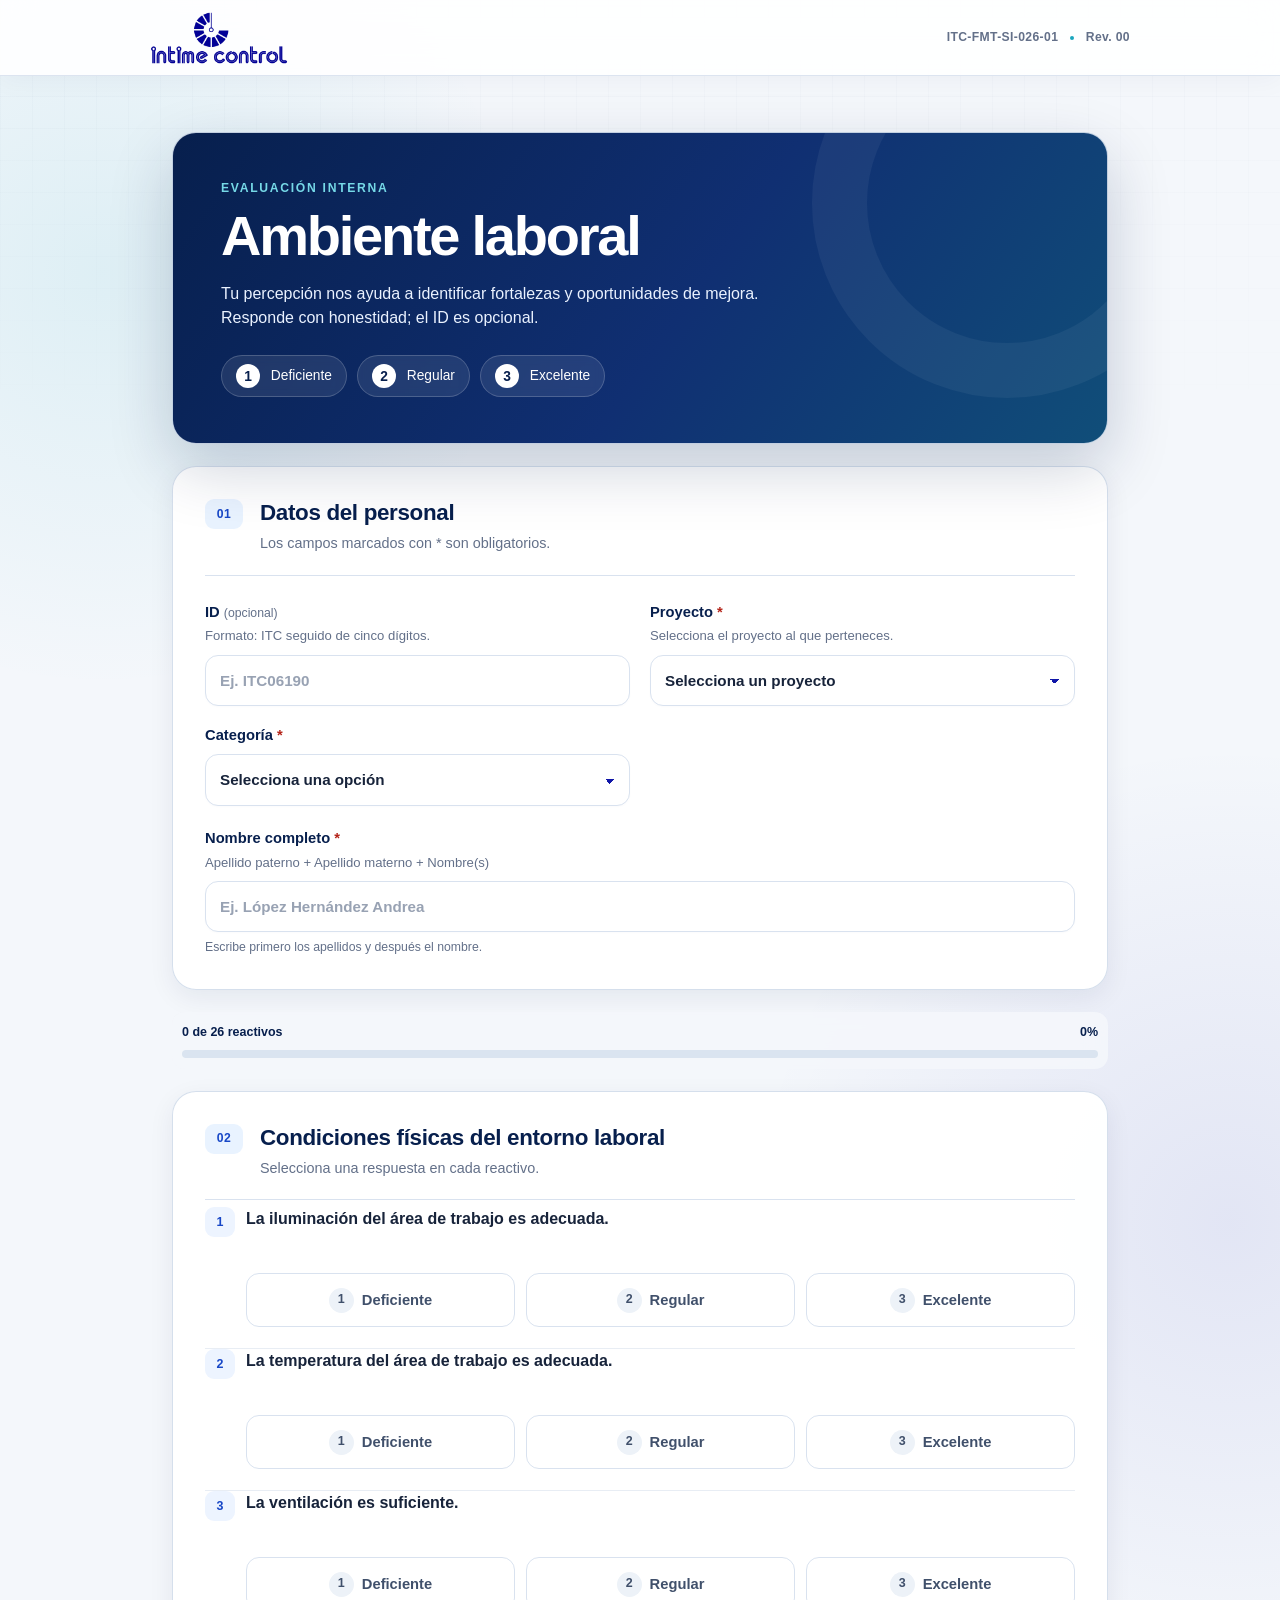
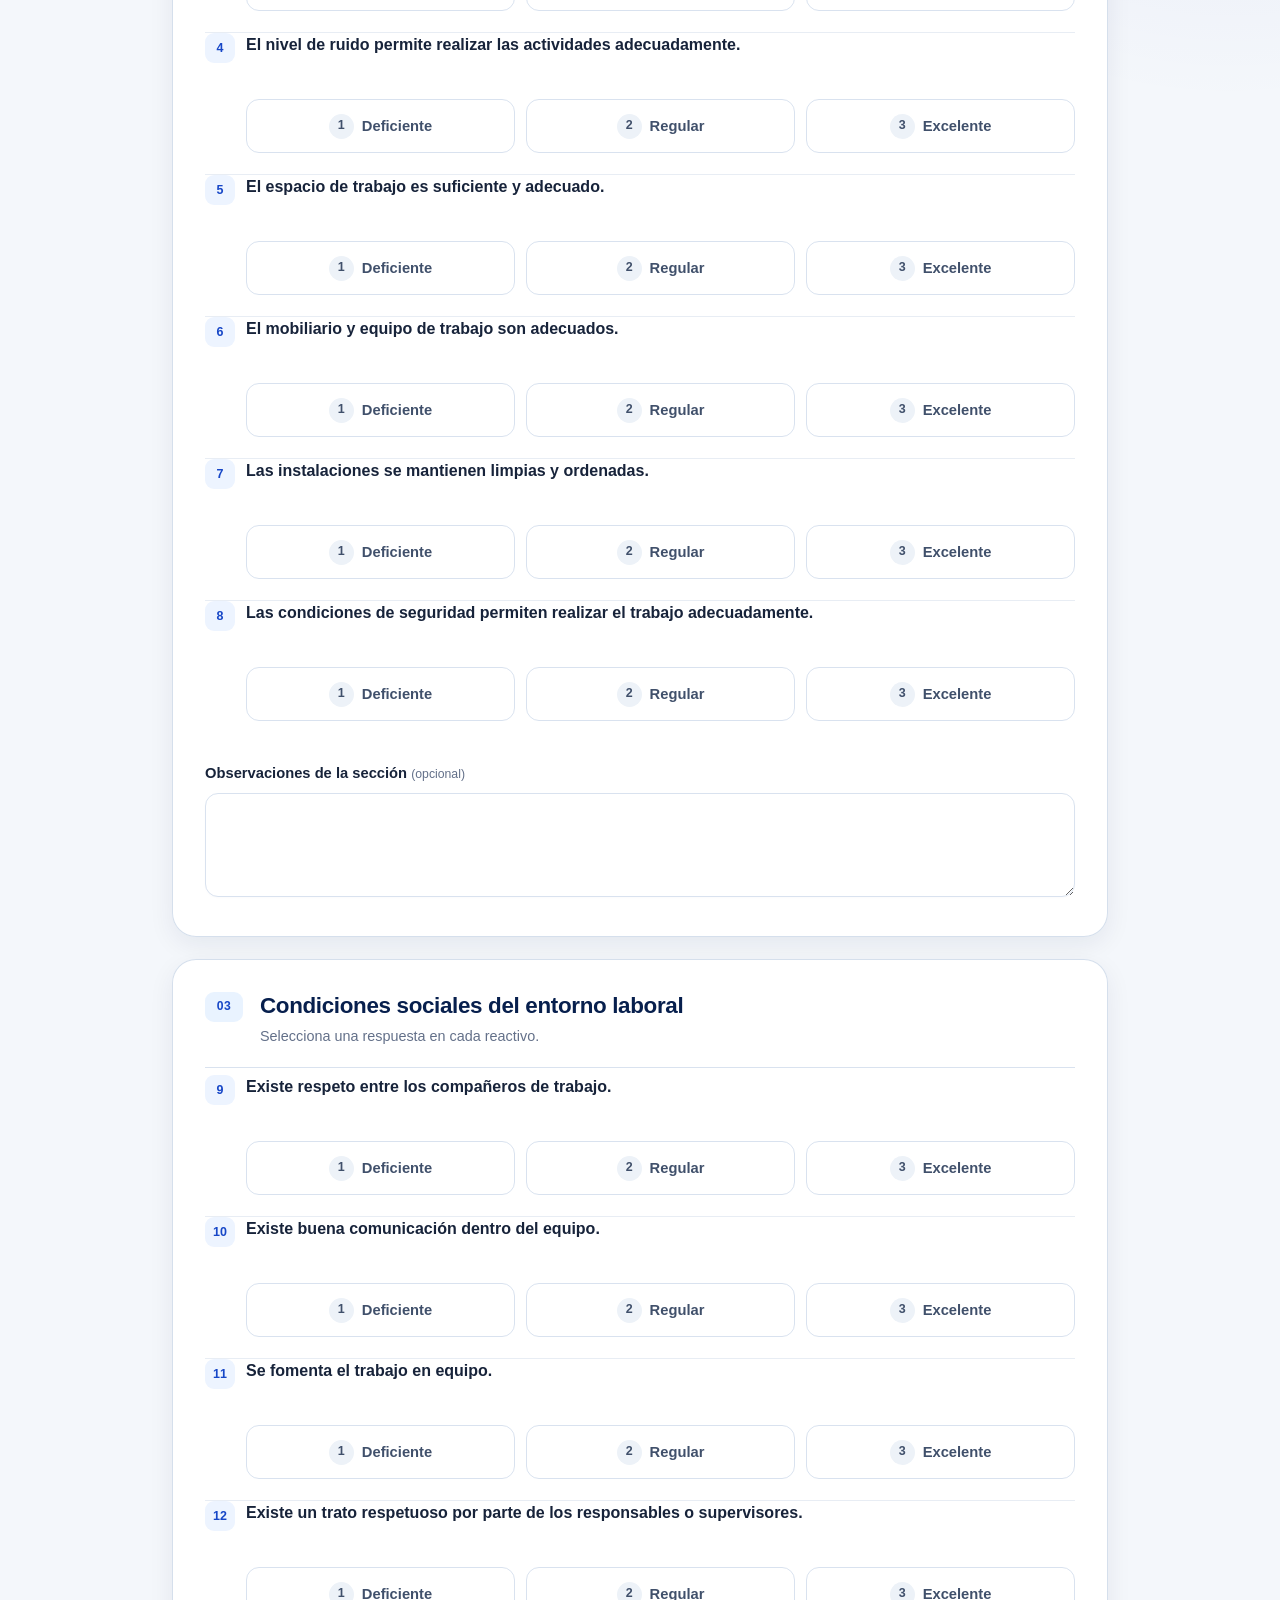
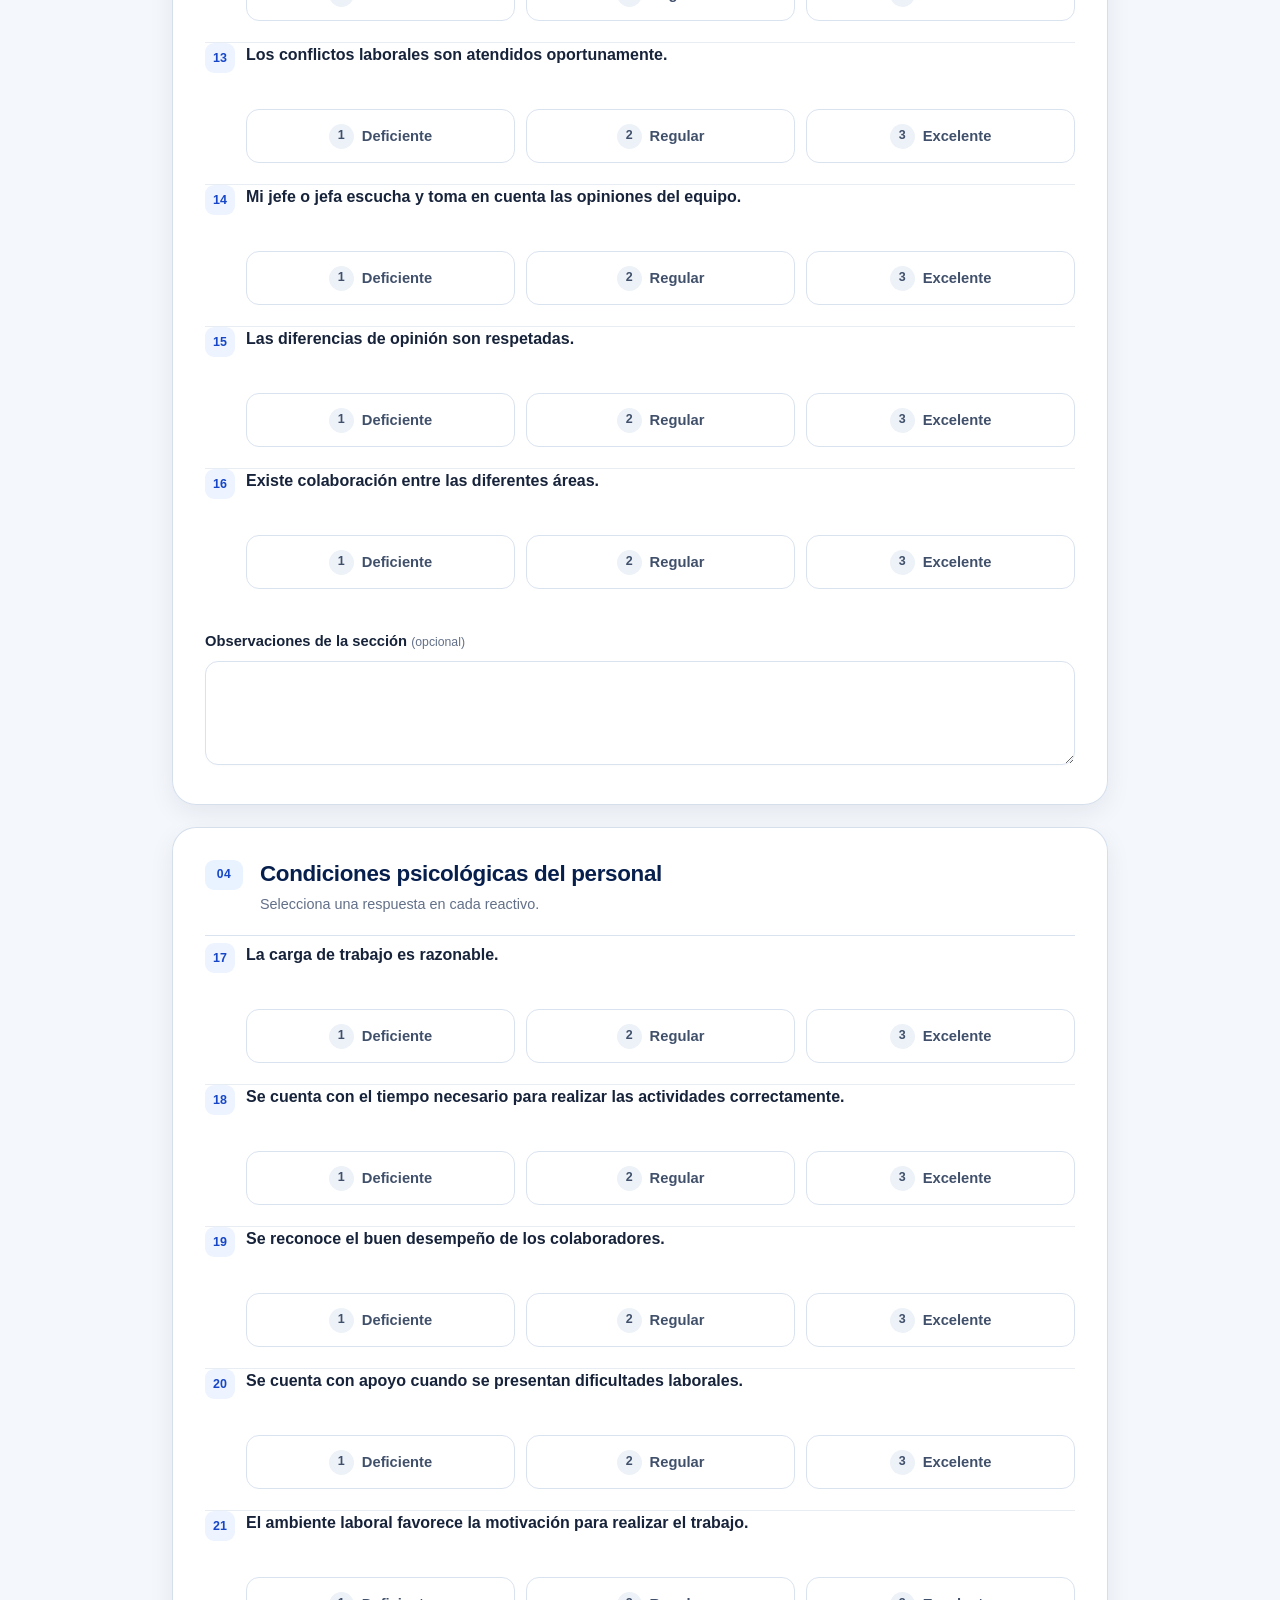
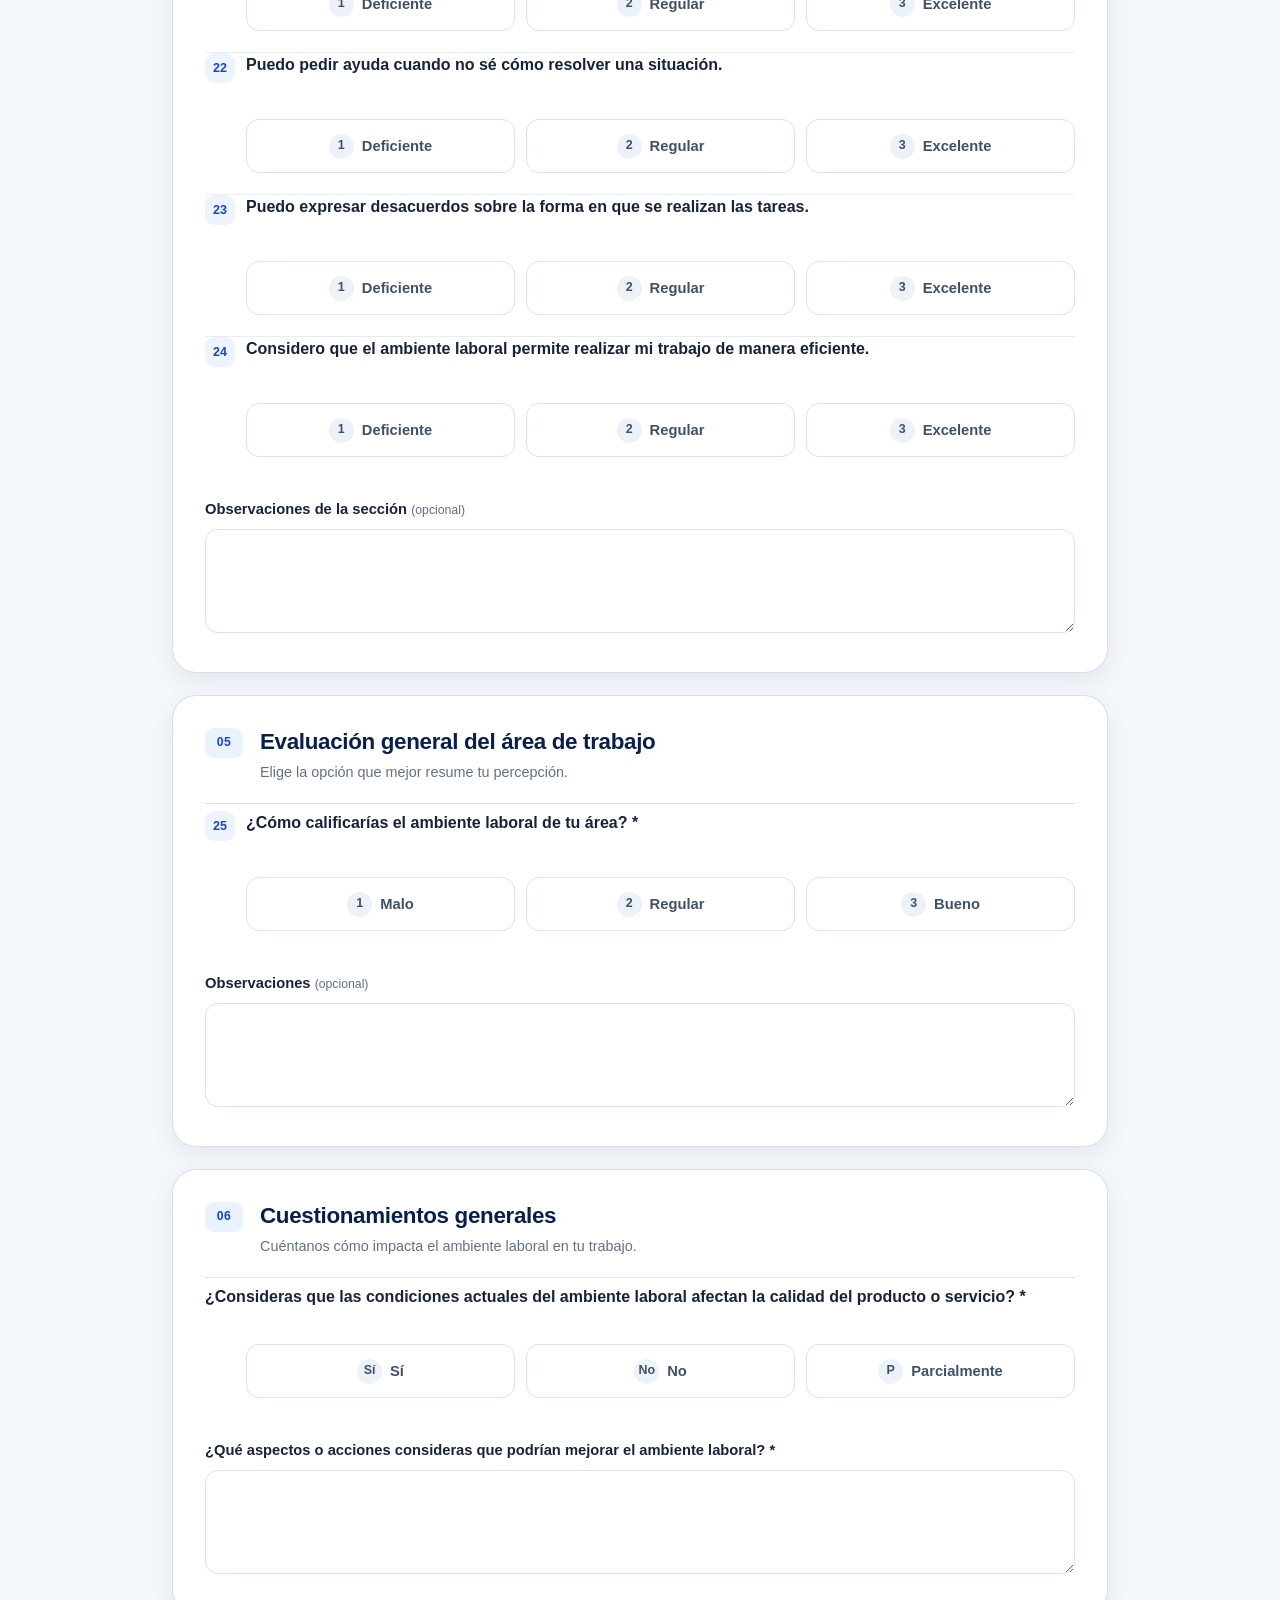
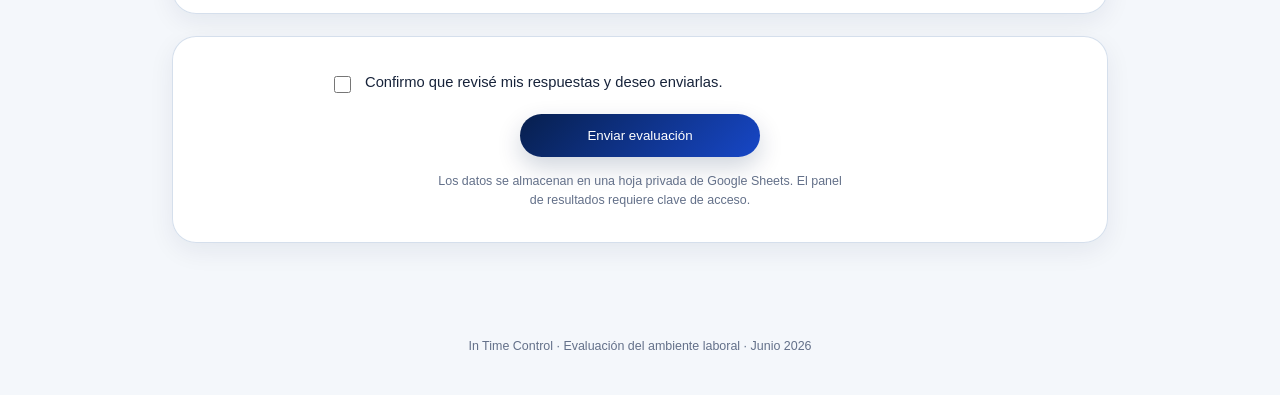
<file: index.html>
<!doctype html>
<html lang="es">
<head>
  <meta charset="utf-8">
  <meta name="viewport" content="width=device-width,initial-scale=1">
  <meta name="theme-color" content="#0b2d68">
  <title>Evaluación del ambiente laboral</title>
  <link rel="icon" type="image/png" href="assets/clock-icon.png?v=20261007-2">
  <link rel="stylesheet" href="styles.css?v=20261009-1">
</head>
<body>
  <div class="page-loader hidden" id="page-loader" role="status" aria-live="polite"><div class="clock-loader" aria-hidden="true"><img src="assets/clock-icon.png?v=20261007-2" width="88" height="88" alt=""><i></i></div><span>Guardando tu evaluación…</span></div>
  <header class="topbar"><a class="brand" href="./" aria-label="Inicio"><img src="assets/intime-logo.png?v=20261007-2" width="188" height="52" alt="In Time Control"></a><span class="doc-code">ITC-FMT-SI-026-01 <i></i> Rev. 00</span></header>
  <main class="shell">
    <section class="hero card">
      <p class="eyebrow">Evaluación interna</p>
      <h1>Ambiente laboral</h1>
      <p>Tu percepción nos ayuda a identificar fortalezas y oportunidades de mejora. Responde con honestidad; el ID es opcional.</p>
      <div class="scale-note"><span><b>1</b> Deficiente</span><span><b>2</b> Regular</span><span><b>3</b> Excelente</span></div>
    </section>

    <form id="survey" novalidate>
      <section class="card" id="person-section">
        <div class="section-heading"><span>01</span><div><h2>Datos del personal</h2><p>Los campos marcados con * son obligatorios.</p></div></div>
        <div class="form-grid">
          <label><span class="field-label">ID <small>(opcional)</small></span><span class="field-help">Formato: ITC seguido de cinco dígitos.</span><input id="employee-id" name="employeeId" type="text" autocomplete="off" maxlength="8" pattern="ITC[0-9]{5}" title="Escribe el ID con el formato ITC06190" placeholder="Ej. ITC06190"></label>
          <label><span class="field-label">Proyecto <em>*</em></span><span class="field-help">Selecciona el proyecto al que perteneces.</span><select id="project" name="project" required><option value="">Selecciona un proyecto</option></select></label>
          <label><span class="field-label">Categoría <em>*</em></span><select id="category" name="category" required><option value="">Selecciona una opción</option></select></label>
          <label class="wide name-field"><span class="field-label">Nombre completo <em>*</em></span><span class="field-help">Apellido paterno + Apellido materno + Nombre(s)</span><input id="full-name" name="fullName" required maxlength="160" autocomplete="name" placeholder="Ej. López Hernández Andrea"><small>Escribe primero los apellidos y después el nombre.</small></label>
        </div>
      </section>

      <div class="progress-wrap" aria-label="Progreso"><div class="progress-meta"><span id="progress-label">0 de 26 reactivos</span><span id="progress-percent">0%</span></div><div class="progress"><i id="progress-bar"></i></div></div>
      <div id="question-sections"></div>

      <section class="card">
        <div class="section-heading"><span>06</span><div><h2>Cuestionamientos generales</h2><p>Cuéntanos cómo impacta el ambiente laboral en tu trabajo.</p></div></div>
        <fieldset class="question" data-required="true">
          <legend>¿Consideras que las condiciones actuales del ambiente laboral afectan la calidad del producto o servicio? *</legend>
          <div class="choice-row three" id="quality-options"></div>
        </fieldset>
        <label id="quality-detail-wrap" class="hidden">Si respondiste “Sí” o “Parcialmente”, explica *<textarea id="quality-detail" maxlength="800"></textarea></label>
        <label>¿Qué aspectos o acciones consideras que podrían mejorar el ambiente laboral? *<textarea id="improvements" required maxlength="1200"></textarea></label>
      </section>

      <section class="card submit-card">
        <label class="consent"><input type="checkbox" id="confirm" required><span>Confirmo que revisé mis respuestas y deseo enviarlas.</span></label>
        <div id="form-error" class="message error hidden" role="alert"></div>
        <button class="button primary" id="submit-button" type="submit">Enviar evaluación</button>
        <p class="privacy">Los datos se almacenan en una hoja privada de Google Sheets. El panel de resultados requiere clave de acceso.</p>
      </section>
    </form>

    <section class="card success hidden" id="success" tabindex="-1"><div class="success-icon">✓</div><h2>Respuesta registrada</h2><p>Gracias por participar. Conserva tu folio:</p><p class="folio-code" id="folio"></p><button class="button secondary" id="another" type="button">Registrar otra respuesta</button></section>
  </main>
  <footer>In Time Control · Evaluación del ambiente laboral · Junio 2026</footer>
  <script src="config.js?v=20261009-1"></script>
  <script src="app.js?v=20261009-1"></script>
</body>
</html>
</file>
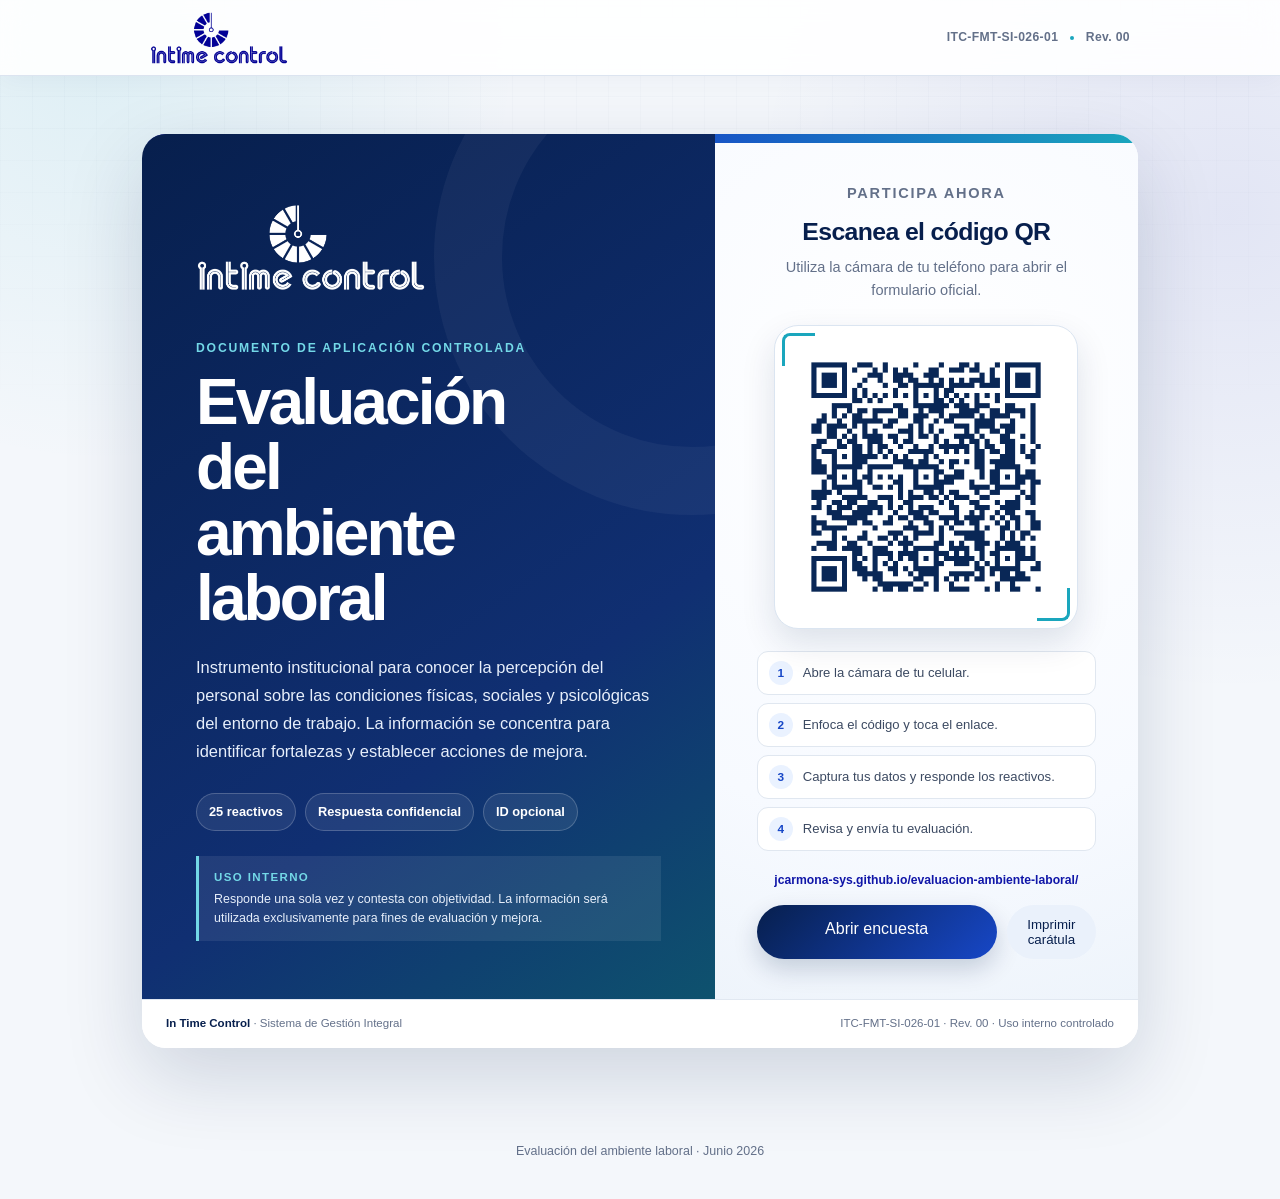
<file: qr.html>
<!doctype html>
<html lang="es">
<head>
  <meta charset="utf-8">
  <meta name="viewport" content="width=device-width,initial-scale=1">
  <meta name="theme-color" content="#071f4d">
  <title>Participa · Evaluación del ambiente laboral</title>
  <link rel="icon" type="image/png" href="assets/clock-icon.png?v=20261007-3">
  <link rel="stylesheet" href="styles.css?v=20261007-2">
  <style>
    .qr-shell{max-width:1040px;padding-top:36px}.qr-cover{position:relative;overflow:hidden;padding:0;border:0;background:#fff;box-shadow:0 28px 80px rgba(7,31,77,.16)}
    .qr-cover:before{content:"";position:absolute;inset:0 0 auto;height:9px;background:linear-gradient(90deg,#1016a8,#1747c7,#1aa6bd)}
    .cover-grid{display:grid;grid-template-columns:minmax(0,1.15fr) minmax(330px,.85fr);min-height:640px}
    .cover-copy{position:relative;padding:58px 54px 46px;background:linear-gradient(145deg,#071f4d 0%,#102f72 66%,#0e526e 100%);color:#fff;display:flex;flex-direction:column;justify-content:center;overflow:hidden}
    .cover-copy:after{content:"";position:absolute;width:380px;height:380px;border:68px solid rgba(255,255,255,.045);border-radius:50%;right:-235px;top:-135px}
    .cover-logo{position:relative;z-index:1;width:230px;height:auto;filter:brightness(0) invert(1);margin-bottom:48px}
    .cover-kicker{position:relative;z-index:1;text-transform:uppercase;letter-spacing:.15em;font-size:.76rem;font-weight:800;color:#73d8e7;margin:0 0 12px}
    .cover-copy h1{position:relative;z-index:1;margin:0;font-size:clamp(2.45rem,5vw,4rem);line-height:1.02;letter-spacing:-.045em;max-width:10ch}
    .cover-lead{position:relative;z-index:1;margin:22px 0 0;max-width:51ch;color:#e7effb;font-size:1.03rem;line-height:1.7}
    .cover-points{position:relative;z-index:1;display:flex;flex-wrap:wrap;gap:9px;margin-top:28px}.cover-points span{padding:8px 12px;border:1px solid rgba(255,255,255,.2);border-radius:999px;background:rgba(255,255,255,.08);font-size:.8rem;font-weight:700}
    .formal-note{position:relative;z-index:1;display:grid;gap:4px;margin-top:25px;padding:13px 15px;border-left:3px solid #73d8e7;background:rgba(255,255,255,.08);font-size:.78rem;line-height:1.5;color:#e7effb}.formal-note b{font-size:.72rem;text-transform:uppercase;letter-spacing:.12em;color:#73d8e7}
    .qr-side{padding:48px 42px 40px;display:flex;flex-direction:column;align-items:center;justify-content:center;text-align:center;background:radial-gradient(circle at 50% 30%,#fff 0,#f7faff 68%,#eef4fb 100%)}
    .scan-label{margin:0;color:var(--blue-2);font-size:.78rem;font-weight:850;text-transform:uppercase;letter-spacing:.12em}.qr-side h2{margin:8px 0 5px;color:var(--navy);font-size:1.55rem;letter-spacing:-.025em}.qr-side>p{margin:0;color:var(--muted);font-size:.91rem}
    .qr-frame{position:relative;margin:24px auto 20px;padding:16px;border-radius:24px;background:#fff;border:1px solid #dbe5f1;box-shadow:0 14px 34px rgba(7,31,77,.12)}.qr-frame:before,.qr-frame:after{content:"";position:absolute;width:30px;height:30px;border-color:var(--cyan)}.qr-frame:before{left:7px;top:7px;border-left:3px solid var(--cyan);border-top:3px solid var(--cyan);border-radius:8px 0 0}.qr-frame:after{right:7px;bottom:7px;border-right:3px solid var(--cyan);border-bottom:3px solid var(--cyan);border-radius:0 0 8px}.qr{display:block;width:min(270px,64vw);height:auto}
    .steps{width:100%;display:grid;gap:8px;margin:2px 0 20px;text-align:left}.step{display:flex;gap:10px;align-items:center;padding:9px 11px;border-radius:11px;background:#fff;border:1px solid #e0e7f0;color:#3c4a62;font-size:.82rem}.step b{display:grid;place-items:center;flex:0 0 24px;height:24px;border-radius:50%;background:#eaf2ff;color:var(--blue-2);font-size:.74rem}
    .qr-url{max-width:100%;overflow-wrap:anywhere;margin:0 0 2px!important;color:var(--blue)!important;font-size:.76rem!important;font-weight:650}.cover-actions{display:flex;gap:10px;width:100%;margin-top:13px}.cover-actions .button{flex:1;margin:0;padding:12px 16px;text-decoration:none}.print-button{background:#eaf1fb;color:var(--navy)}
    .cover-footer{display:flex;justify-content:space-between;gap:18px;padding:15px 24px;border-top:1px solid #e1e8f1;color:var(--muted);font-size:.72rem;background:#fff}.cover-footer b{color:var(--navy)}
    @media(max-width:780px){.qr-shell{padding-top:16px}.cover-grid{grid-template-columns:1fr}.cover-copy{padding:38px 27px 34px;min-height:430px}.cover-logo{width:190px;margin-bottom:36px}.cover-copy h1{font-size:2.65rem;max-width:12ch}.qr-side{padding:38px 22px}.cover-footer{flex-direction:column;gap:3px;text-align:center}.cover-actions{flex-direction:column}}
    @media(max-width:420px){.cover-copy{min-height:400px}.cover-copy h1{font-size:2.25rem}.qr-frame{padding:13px}.qr{width:min(248px,72vw)}}
    @media print{body{background:#fff!important}.topbar,body>footer,.cover-actions{display:none!important}.qr-shell{max-width:none;padding:0}.qr-cover{margin:0;box-shadow:none;border-radius:0}.cover-grid{grid-template-columns:1.05fr .95fr;min-height:247mm}.cover-copy{print-color-adjust:exact;-webkit-print-color-adjust:exact}.qr-side{print-color-adjust:exact;-webkit-print-color-adjust:exact}.cover-footer{position:absolute;left:0;right:0;bottom:0}}
  </style>
</head>
<body>
  <header class="topbar"><a class="brand" href="./" aria-label="Inicio"><img src="assets/intime-logo.png?v=20261007-3" width="188" height="52" alt="In Time Control"></a><span class="doc-code">ITC-FMT-SI-026-01 <i></i> Rev. 00</span></header>
  <main class="shell qr-shell">
    <article class="card qr-cover">
      <div class="cover-grid">
        <section class="cover-copy">
          <img class="cover-logo" src="assets/intime-logo.png?v=20261007-3" width="230" height="87" alt="In Time Control">
          <p class="cover-kicker">Documento de aplicación controlada</p>
          <h1>Evaluación del ambiente laboral</h1>
          <p class="cover-lead">Instrumento institucional para conocer la percepción del personal sobre las condiciones físicas, sociales y psicológicas del entorno de trabajo. La información se concentra para identificar fortalezas y establecer acciones de mejora.</p>
          <div class="cover-points"><span>25 reactivos</span><span>Respuesta confidencial</span><span>ID opcional</span></div>
          <div class="formal-note"><b>Uso interno</b><span>Responde una sola vez y contesta con objetividad. La información será utilizada exclusivamente para fines de evaluación y mejora.</span></div>
        </section>
        <section class="qr-side">
          <p class="scan-label">Participa ahora</p>
          <h2>Escanea el código QR</h2>
          <p>Utiliza la cámara de tu teléfono para abrir el formulario oficial.</p>
          <div class="qr-frame"><img class="qr" src="qr-encuesta.png?v=20261007-3" width="320" height="320" alt="Código QR para responder la evaluación del ambiente laboral"></div>
          <div class="steps"><div class="step"><b>1</b><span>Abre la cámara de tu celular.</span></div><div class="step"><b>2</b><span>Enfoca el código y toca el enlace.</span></div><div class="step"><b>3</b><span>Captura tus datos y responde los reactivos.</span></div><div class="step"><b>4</b><span>Revisa y envía tu evaluación.</span></div></div>
          <p class="qr-url">jcarmona-sys.github.io/evaluacion-ambiente-laboral/</p>
          <div class="cover-actions"><a class="button primary" href="./">Abrir encuesta</a><button class="button print-button" type="button" onclick="window.print()">Imprimir carátula</button></div>
        </section>
      </div>
      <footer class="cover-footer"><span><b>In Time Control</b> · Sistema de Gestión Integral</span><span>ITC-FMT-SI-026-01 · Rev. 00 · Uso interno controlado</span></footer>
    </article>
  </main>
  <footer>Evaluación del ambiente laboral · Junio 2026</footer>
</body>
</html>
</file>
<file: styles.css>
:root{--navy:#071f4d;--blue:#1016a8;--blue-2:#1747c7;--cyan:#1aa6bd;--ink:#17233a;--muted:#637089;--line:#d9e2ef;--soft:#eef4fb;--paper:#fff;--bg:#f4f7fb;--ok:#157347;--danger:#b42318;--shadow:0 18px 55px rgba(7,31,77,.09);--shadow-soft:0 8px 26px rgba(7,31,77,.07)}
*{box-sizing:border-box}html{scroll-behavior:smooth}body{margin:0;background:radial-gradient(circle at 8% 4%,rgba(26,166,189,.10),transparent 26rem),radial-gradient(circle at 96% 18%,rgba(16,22,168,.08),transparent 30rem),var(--bg);font-family:Inter,"Segoe UI",Roboto,sans-serif;color:var(--ink);line-height:1.55;min-width:300px}body:before{content:"";position:fixed;inset:0;pointer-events:none;background-image:linear-gradient(rgba(7,31,77,.018) 1px,transparent 1px),linear-gradient(90deg,rgba(7,31,77,.018) 1px,transparent 1px);background-size:32px 32px;mask-image:linear-gradient(to bottom,black,transparent 48%)}
.topbar{height:76px;background:rgba(255,255,255,.9);border-bottom:1px solid rgba(217,226,239,.9);display:flex;align-items:center;justify-content:space-between;padding:0 max(22px,calc((100vw - 980px)/2));position:sticky;top:0;z-index:30;backdrop-filter:blur(16px);box-shadow:0 5px 24px rgba(7,31,77,.04)}.brand{display:flex;align-items:center;text-decoration:none}.brand img{display:block;width:188px;height:52px;object-fit:contain;object-position:left center}.doc-code{font-size:.76rem;color:var(--muted);font-weight:650;letter-spacing:.03em}.doc-code i{display:inline-block;width:4px;height:4px;border-radius:50%;background:var(--cyan);vertical-align:middle;margin:0 8px}
.shell{position:relative;max-width:980px;margin:auto;padding:34px 22px 72px}.card{background:rgba(255,255,255,.96);border:1px solid rgba(210,221,235,.92);border-radius:24px;padding:32px;margin:22px 0;box-shadow:var(--shadow-soft)}.hero{position:relative;padding:46px 48px;background:linear-gradient(125deg,#071f4d 0%,#102f72 55%,#104e79 100%);color:#fff;overflow:hidden;box-shadow:0 24px 64px rgba(7,31,77,.2)}.hero:after{content:"";position:absolute;width:280px;height:280px;border:55px solid rgba(255,255,255,.05);border-radius:50%;right:-95px;top:-125px}.eyebrow{text-transform:uppercase;letter-spacing:.14em;font-weight:800;font-size:.76rem;color:#76d9e7;margin:0 0 9px}.hero h1{position:relative;font-size:clamp(2.15rem,6vw,3.5rem);line-height:1.05;letter-spacing:-.04em;margin:0 0 15px;z-index:1}.hero>p:not(.eyebrow){position:relative;max-width:65ch;color:#eaf2ff;font-size:1rem;z-index:1}.scale-note{position:relative;display:flex;flex-wrap:wrap;gap:10px;margin-top:24px;z-index:1}.scale-note span{background:rgba(255,255,255,.09);border:1px solid rgba(255,255,255,.19);border-radius:999px;padding:8px 14px;font-size:.86rem;backdrop-filter:blur(5px)}.scale-note b{display:inline-grid;place-items:center;background:#fff;color:var(--navy);width:24px;height:24px;border-radius:50%;margin-right:7px}
.section-heading{display:flex;gap:17px;align-items:flex-start;border-bottom:1px solid var(--line);padding-bottom:20px;margin-bottom:7px}.section-heading>span{display:grid;place-items:center;flex:0 0 38px;height:30px;border-radius:9px;background:#e9f3ff;font-weight:850;color:var(--blue-2);font-size:.76rem;letter-spacing:.04em}.section-heading h2{margin:0;color:var(--navy);font-size:1.4rem;line-height:1.25;letter-spacing:-.015em}.section-heading p{margin:5px 0 0;color:var(--muted);font-size:.9rem}.form-grid{display:grid;grid-template-columns:1fr 1fr;gap:0 20px}.wide{grid-column:1/-1}label{display:block;font-weight:680;margin-top:20px;font-size:.92rem;color:var(--ink)}.field-label{display:block;font-size:.92rem;line-height:1.35;color:var(--navy)}.field-label em{font-style:normal;color:var(--danger)}.field-help{display:block;margin-top:4px;color:var(--muted);font-weight:500;font-size:.82rem}label small{font-weight:480;color:var(--muted)}label input+small{display:block;margin-top:6px}.name-field{padding-top:3px}
input:not([type]),input[type=text],input[type=password],select,textarea{appearance:none;width:100%;margin-top:8px;border:1.5px solid var(--line);border-radius:13px;padding:13px 14px;background:#fff;font:inherit;font-size:.95rem;color:var(--ink);box-shadow:0 1px 2px rgba(7,31,77,.02);transition:border-color .18s,box-shadow .18s,transform .18s}input::placeholder,textarea::placeholder{color:#98a2b3}select{background-image:linear-gradient(45deg,transparent 50%,var(--blue) 50%),linear-gradient(135deg,var(--blue) 50%,transparent 50%);background-position:calc(100% - 19px) 53%,calc(100% - 14px) 53%;background-size:5px 5px;background-repeat:no-repeat;padding-right:40px}input:focus,select:focus,textarea:focus{outline:0;border-color:var(--blue-2);box-shadow:0 0 0 4px rgba(23,71,199,.12)}textarea{min-height:104px;resize:vertical}
.progress-wrap{position:sticky;top:86px;z-index:20;background:rgba(244,247,251,.91);padding:11px 10px;border-radius:13px;backdrop-filter:blur(10px)}.progress-meta{display:flex;justify-content:space-between;font-size:.78rem;font-weight:760;color:var(--navy);margin-bottom:7px}.progress{height:8px;background:#dae4f0;border-radius:99px;overflow:hidden}.progress i{display:block;width:0;height:100%;background:linear-gradient(90deg,var(--blue),var(--cyan));border-radius:inherit;transition:width .25s ease}
.question{border:0;border-bottom:1px solid #e8edf4;margin:0;padding:21px 0}.question:last-of-type{border-bottom:0}.question legend{font-weight:650;width:100%;padding:0;display:flex;gap:11px;line-height:1.45}.q-number{display:inline-grid;place-items:center;flex:0 0 30px;height:30px;border-radius:9px;background:#edf4ff;color:var(--blue-2);font-size:.78rem;font-weight:800}.choice-row{display:grid;grid-template-columns:repeat(3,minmax(0,1fr));gap:11px;margin:15px 0 0 41px}.choice{margin:0;position:relative;min-width:0}.choice input{position:absolute;opacity:0;pointer-events:none}.choice span{border:1.5px solid var(--line);border-radius:13px;min-height:54px;padding:10px 8px;display:flex;align-items:center;justify-content:center;gap:8px;text-align:center;font-weight:620;color:#40506b;cursor:pointer;line-height:1.25;overflow-wrap:anywhere;transition:.18s ease}.choice span:hover{border-color:#8fa9d5;background:#f7faff;transform:translateY(-1px)}.choice span b{flex:0 0 25px;font-size:.78rem;background:#edf2f8;border-radius:50%;width:25px;height:25px;display:grid;place-items:center}.choice input:checked+span{background:linear-gradient(135deg,var(--navy),var(--blue));border-color:var(--blue);color:#fff;box-shadow:0 8px 22px rgba(16,22,168,.17)}.choice input:checked+span b{background:#fff;color:var(--blue)}.choice input:focus-visible+span{outline:3px solid rgba(26,166,189,.28);outline-offset:2px}.question.invalid{background:#fff7f6;border:1px solid #f1bbb7;border-radius:15px;padding:17px;margin:9px 0}.consent{display:flex;gap:11px;align-items:flex-start;font-weight:520;text-align:left;max-width:620px;margin:0 auto}.consent input{margin-top:5px;accent-color:var(--blue);width:17px;height:17px}.submit-card{text-align:center;padding-top:34px}.button{border:0;border-radius:999px;padding:14px 25px;font:750 .94rem inherit;cursor:pointer;margin-top:18px;transition:transform .18s,box-shadow .18s,opacity .18s}.button:hover{transform:translateY(-1px)}.primary{background:linear-gradient(135deg,var(--navy),var(--blue-2));color:#fff;min-width:240px;box-shadow:0 10px 24px rgba(7,31,77,.19)}.secondary{background:#eaf1fb;color:var(--navy)}.button:disabled{opacity:.58;cursor:wait;transform:none}.privacy{font-size:.78rem;color:var(--muted);margin:15px auto 0;max-width:60ch}.message{padding:12px 14px;border-radius:11px;margin:16px 0;text-align:left}.error{background:#fff1f0;color:var(--danger);border:1px solid #f4c7c3}.hidden{display:none!important}.success{text-align:center;padding:54px}.success-icon{width:74px;height:74px;border-radius:50%;background:#e7f7ee;color:var(--ok);display:grid;place-items:center;font-size:2rem;margin:auto}.success h2{color:var(--navy)}footer{text-align:center;color:var(--muted);font-size:.78rem;padding:0 20px 38px}
.page-loader{position:fixed;inset:0;z-index:1000;background:rgba(7,31,77,.78);backdrop-filter:blur(8px);display:flex;flex-direction:column;align-items:center;justify-content:center;gap:16px;color:#fff;font-weight:700;letter-spacing:.01em}.clock-loader{position:relative;width:112px;height:112px;background:#fff;border-radius:28px;display:grid;place-items:center;box-shadow:0 24px 70px rgba(0,0,0,.28)}.clock-loader img{width:88px;height:88px;object-fit:cover;border-radius:15px}.clock-loader i{position:absolute;left:55px;top:19px;width:4px;height:38px;background:#16a3b6;border-radius:4px;transform-origin:50% 100%;animation:clock-hand 1.2s linear infinite;box-shadow:0 0 0 1px rgba(255,255,255,.5)}.clock-loader i:after{content:"";position:absolute;left:-4px;bottom:-5px;width:12px;height:12px;border-radius:50%;background:#16a3b6}@keyframes clock-hand{to{transform:rotate(360deg)}}
.panel-shell{max-width:1180px}.login{max-width:450px;margin:9vh auto;text-align:center}.login h1{color:var(--navy);letter-spacing:-.025em}.dashboard-grid{display:grid;grid-template-columns:repeat(4,1fr);gap:14px}.kpi{background:#fff;border:1px solid var(--line);border-radius:17px;padding:19px;box-shadow:var(--shadow-soft)}.kpi b{display:block;font-size:1.85rem;color:var(--navy)}.kpi span{color:var(--muted);font-size:.82rem}.toolbar{display:flex;flex-wrap:wrap;gap:12px;align-items:end}.toolbar label{flex:1;min-width:170px;margin:0}.table-wrap{overflow:auto;border:1px solid var(--line);border-radius:14px}table{border-collapse:collapse;width:100%;font-size:.84rem}th,td{padding:11px 13px;border-bottom:1px solid var(--line);text-align:left;white-space:nowrap}th{background:var(--navy);color:#fff}tbody tr:nth-child(even){background:#f7f9fc}.bars{display:grid;gap:14px}.bar-row{display:grid;grid-template-columns:minmax(190px,1fr) 3fr 58px;gap:12px;align-items:center;font-size:.84rem}.bar-track{height:14px;background:#e6ecf4;border-radius:99px;overflow:hidden}.bar-fill{height:100%;background:linear-gradient(90deg,var(--blue),var(--cyan));border-radius:99px}.status{display:inline-block;padding:4px 9px;border-radius:99px;font-size:.72rem;font-weight:750}.excellent{background:#dcfce7;color:#166534}.regular{background:#fef3c7;color:#92400e}.deficient{background:#fee2e2;color:#991b1b}
@media(max-width:760px){.topbar{height:66px;padding:0 14px}.brand img{width:150px;height:45px}.doc-code{display:none}.shell{padding:17px 12px 52px}.card{padding:22px 17px;border-radius:19px;margin:16px 0}.hero{padding:30px 23px}.hero h1{font-size:2.25rem}.hero:after{width:190px;height:190px;right:-95px;top:-90px}.scale-note{gap:7px}.scale-note span{padding:7px 11px}.form-grid{grid-template-columns:1fr}.progress-wrap{top:72px}.section-heading{gap:12px}.section-heading h2{font-size:1.2rem}.section-heading>span{flex-basis:34px}.question{padding:19px 0}.question legend{font-size:.94rem}.choice-row,.choice-row.three{margin-left:0;grid-template-columns:1fr;gap:8px}.choice span{min-height:48px;justify-content:flex-start;padding:10px 14px}.dashboard-grid{grid-template-columns:1fr 1fr}.bar-row{grid-template-columns:1fr}.button{width:100%}.toolbar .button{margin-top:0}.clock-loader{transform:scale(.9)}}
@media(max-width:420px){.hero h1{font-size:1.95rem}.dashboard-grid{grid-template-columns:1fr}.scale-note{display:grid;grid-template-columns:1fr}.section-heading p{font-size:.84rem}.card{padding-inline:15px}}
@media(prefers-reduced-motion:reduce){*{scroll-behavior:auto!important;transition:none!important}.clock-loader i{animation-duration:2.5s}}
img{max-width:100%;height:auto}.export-toolbar{display:flex;align-items:center;justify-content:space-between;gap:20px;margin-top:24px;padding:18px 20px;border:1px solid #d7e2f1;border-radius:16px;background:linear-gradient(120deg,#f4f8ff,#eef8fa)}.export-toolbar strong{display:block;color:var(--navy);font-size:.95rem}.export-toolbar span{display:block;color:var(--muted);font-size:.8rem;margin-top:3px}.export-actions{display:flex;gap:9px;flex:0 0 auto}.export-button{margin:0;background:#fff;color:var(--navy);border:1px solid #c9d7e9;padding:10px 18px;min-width:82px}.export-button:hover{border-color:var(--blue-2);box-shadow:0 6px 16px rgba(7,31,77,.09)}
@media(max-width:900px){.panel-shell .toolbar label{min-width:calc(50% - 8px)}.panel-shell .toolbar .button{margin-top:0}.export-toolbar{align-items:flex-start;flex-direction:column}.export-actions{width:100%}.export-button{flex:1}}
@media(max-width:760px){.export-actions{display:grid;grid-template-columns:repeat(3,minmax(0,1fr))}.export-button{width:auto;min-width:0;padding-inline:7px}.export-toolbar{padding:15px}.panel-shell .toolbar label{min-width:100%}}
.folio-code{display:inline-block;margin:8px auto 5px;padding:12px 18px;border-radius:12px;background:#eef4ff;border:1px dashed #87a8dc;color:var(--navy);font-size:clamp(.95rem,3vw,1.25rem);font-weight:850;letter-spacing:.035em;overflow-wrap:anywhere}
.danger-button{background:#fff1f1!important;color:#a32626!important;border:1px solid #e4a5a5!important;padding:8px 12px!important;font-size:.82rem!important}.admin-records code{font-size:.8rem;color:var(--navy);overflow-wrap:anywhere}.admin-records .table-wrap{max-height:460px;overflow:auto}
.followup-summary{display:grid;grid-template-columns:repeat(3,1fr);gap:12px;margin:20px 0}.followup-summary span{padding:16px 18px;border:1px solid var(--line);border-radius:15px;background:#f7faff;color:var(--muted);font-size:.82rem}.followup-summary b{display:block;color:var(--navy);font-size:1.55rem}.followup-list{display:grid;gap:15px}.followup-item{border:1px solid var(--line);border-radius:17px;padding:20px;background:#fff}.followup-item.needs-followup{border-left:5px solid #d49a18}.followup-item.no-followup{border-left:5px solid var(--ok)}.followup-item header{display:flex;justify-content:space-between;gap:16px;padding-bottom:14px;border-bottom:1px solid #e7edf5}.followup-item header b,.followup-item header span{display:block}.followup-item header b{color:var(--navy);font-size:1rem}.followup-item header span,.followup-actions small{color:var(--muted);font-size:.78rem}.followup-head-meta{text-align:right}.followup-decision{font-weight:800!important;color:var(--navy)!important}.followup-item code{color:var(--blue-2);font-size:.76rem}.auto-assessment{display:grid;gap:3px;margin-top:14px;padding:12px 14px;border-radius:12px;background:#f4f8ff;color:var(--muted);font-size:.82rem}.auto-assessment b{color:var(--navy)}.auto-assessment small{color:var(--blue-2);font-weight:750}.followup-fields{display:grid;grid-template-columns:2fr 2fr 1fr 1fr;gap:12px}.followup-fields label{margin-top:14px}.followup-notes{grid-column:1/-1}.followup-notes textarea{min-height:82px}.followup-actions{display:flex;justify-content:space-between;align-items:center;gap:14px}.followup-actions .button{margin-top:12px;min-width:190px;padding:11px 18px}.empty-state{display:grid;place-items:center;gap:5px;padding:34px;border:1px dashed #bfd0e4;border-radius:16px;background:#f8fbff;color:var(--muted)}.empty-state b{color:var(--navy)}.success-message{background:#eaf8f0;color:#15643e;border:1px solid #b9e1ca}
@media(max-width:760px){.followup-summary{grid-template-columns:1fr}.followup-item header,.followup-actions{align-items:flex-start;flex-direction:column}.followup-fields{grid-template-columns:1fr}.followup-notes{grid-column:auto}.followup-actions .button{width:100%}}
.followup-table-note{display:block;margin-top:6px;color:var(--muted);font-size:.75rem;line-height:1.35}
.comments-table{table-layout:fixed;min-width:1020px}.comments-table th,.comments-table td{white-space:normal;vertical-align:top;line-height:1.45}.comments-table th:nth-child(1){width:82px}.comments-table th:nth-child(2){width:175px}.comments-table th:nth-child(3){width:92px}.comments-table th:nth-child(4){width:110px}.comments-table th:nth-child(5){width:130px}.comments-table th:nth-child(7){width:190px}.followup-toolbar{display:flex;align-items:center;justify-content:space-between;gap:16px;margin:0 0 16px;padding:12px 14px;border:1px solid var(--line);border-radius:13px;background:#f8fbff}.followup-toolbar label{display:flex;align-items:center;gap:9px;margin:0;color:var(--navy);font-size:.84rem}.followup-toolbar input{width:18px;height:18px;margin:0;accent-color:var(--blue-2)}.followup-toolbar span{color:var(--muted);font-size:.78rem;white-space:nowrap}
@media(max-width:1050px){.followup-fields{grid-template-columns:1fr 1fr}.comments-table{min-width:920px}}
@media(max-width:760px){.comments-card .table-wrap{overflow:visible;border:0}.comments-table,.comments-table tbody,.comments-table tr,.comments-table td{display:block;width:100%;min-width:0}.comments-table thead{display:none}.comments-table tr{margin-bottom:14px;padding:14px;border:1px solid var(--line);border-radius:14px;background:#fff!important;box-shadow:0 5px 16px rgba(7,31,77,.05)}.comments-table td{display:grid;grid-template-columns:95px minmax(0,1fr);gap:10px;padding:7px 0;border:0;overflow-wrap:anywhere}.comments-table td:before{content:attr(data-label);color:var(--muted);font-size:.75rem;font-weight:750;text-transform:uppercase;letter-spacing:.035em}.comments-table td[data-label="Comentario"]{display:block;padding:11px 0;margin-top:4px;border-top:1px solid var(--line)}.comments-table td[data-label="Comentario"]:before{display:block;margin-bottom:6px}.comments-table td[data-label="Seguimiento"]{align-items:start}.followup-toolbar{align-items:flex-start;flex-direction:column}.followup-toolbar span{white-space:normal}.followup-head-meta{text-align:left}.followup-item code{overflow-wrap:anywhere}}
</file>
